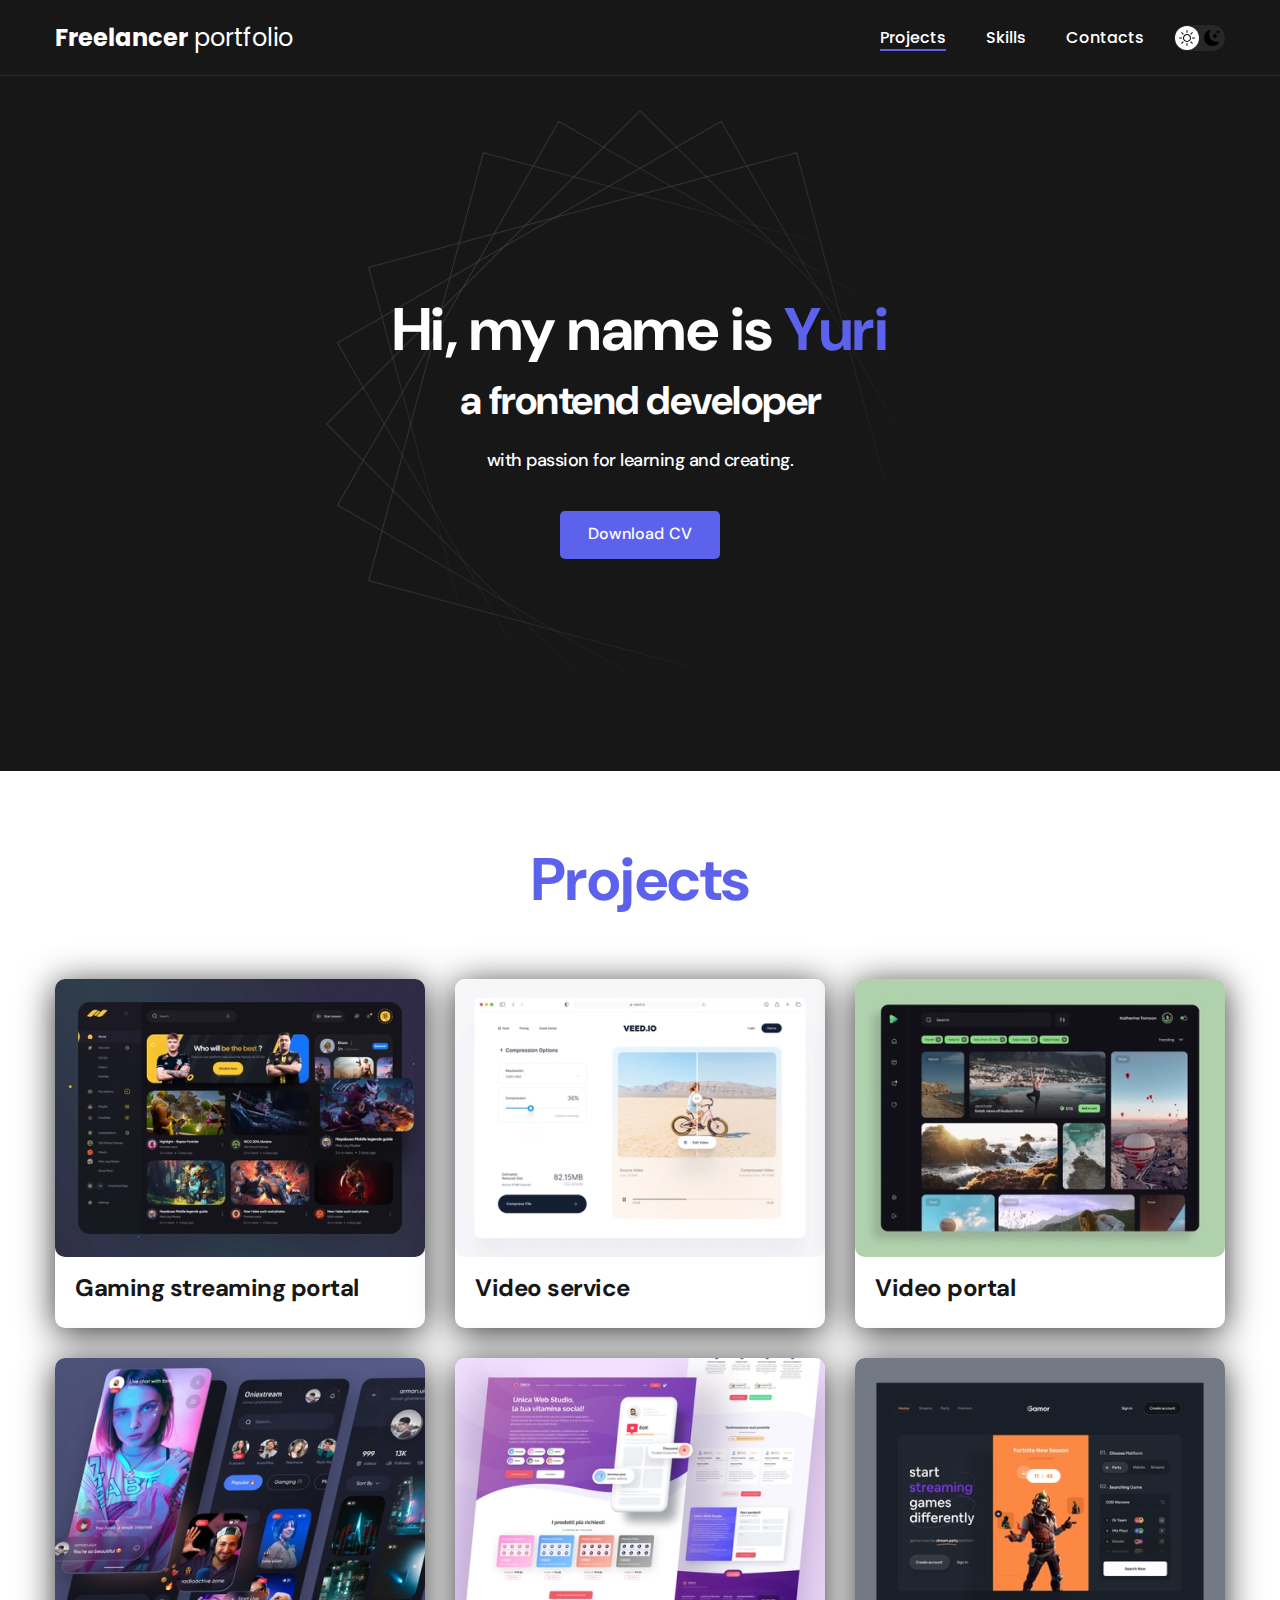
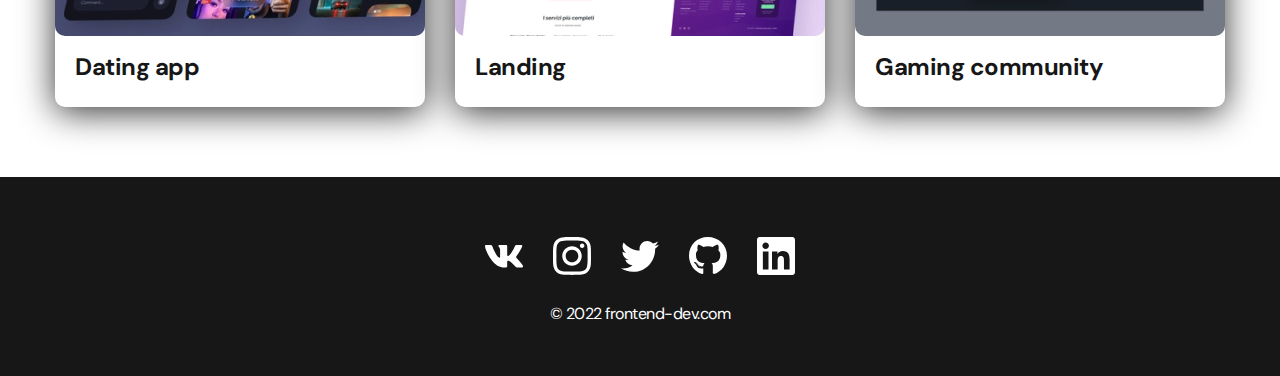
<file: index.html>
<!DOCTYPE html>
<html lang="en">
<head>
  <meta charset="UTF-8">
  <meta name="viewport" content="width=device-width, initial-scale=1.0">
  <title>Freelancer portfolio</title>
  <link rel="stylesheet" href="./css/main.css">
</head>
<body>
  <nav class="nav">
   <div class="container">
    <div class="nav-row">
      <a class="logo" href="./index.html"><strong>Freelancer</strong> portfolio</a>

        <button class="dark-mode-btn">
          <img src="./img/icons/sun.svg" alt="light mode" class="dark-mode-btn__icon">
          <img src="./img/icons/moon.svg" alt="dark mode" class="dark-mode-btn__icon">
        </button>

      <ul class="nav-list">
        <li class="nav-list__item"><a href="./index.html" class="nav-list__link nav-list__link--active">Projects</a></li>
        <li class="nav-list__item"><a href="./skils.html" class="nav-list__link">Skills</a></li>
        <li class="nav-list__item"><a href="./contacts.html" class="nav-list__link">Contacts</a></li>
      </ul>

    </div>
   </div>
  </nav>

  <header class="header">
    <div class="header-wrapper">
      <h1 class="header__title">
        <strong>Hi, my name is <em>Yuri</em></strong><br>
         a frontend developer
      </h1>
      <div class="header__text">
        <p>with passion for learning and creating.</p>
      </div>
      <a href="#" class="button">Download CV</a>
    </div>
  </header>

  <main class="section">
    <div class="container">
      <h2 class="title-1">Projects</h2>
      <ul class="projects">
        <li class="project">
          <a href="./project-page 1.html">
          <img class="project__img" src="./img/projects/01.jpg" alt="Project img" >
          <h3 class="project__title">Gaming streaming portal</h3>
          </a>
        </li>
        <li class="project">
          <a href="./project-page 2.html">
          <img class="project__img" src="./img/projects/02.jpg" alt="Project img" >
          <h3 class="project__title">Video service</h3>
          </a>
        </li>
        <li class="project">
          <a href="./project-page.html">
          <img class="project__img" src="./img/projects/03.jpg" alt="Project img" >
          <h3 class="project__title">Video portal</h3>
          </a>
        </li>
        <li class="project">
          <a href="project-page.html">
          <img class="project__img" src="./img/projects/04.jpg" alt="Project img" >
          <h3 class="project__title">Dating app</h3>
          </a>
        </li>
        <li class="project">
          <a href="project-page.html">
          <img class="project__img" src="./img/projects/05.jpg" alt="Project img" >
          <h3 class="project__title">Landing</h3>
          </a>
        </li>
        <li class="project">
          <a href="project-page.html"></a>
          <img class="project__img" src="./img/projects/06.jpg" alt="Project img" >
          <h3 class="project__title">Gaming community</h3>
          </a>
        </li>
      </ul>
    </div>
  </main>

  <footer class="footer">
    <div class="container">
      <div class="footer__wrapper">
      <ul class="sotial">
        <li class="sotial__item">
          <a href="#!"><img src="./img/icons/vk.svg" alt="link"></a>
        </li>
        <li class="sotial__item">
          <a href="#!"><img src="./img/icons/instagram.svg" alt="link"></a>
        </li>
        <li class="sotial__item">
          <a href="#!"><img src="./img/icons/twitter.svg" alt="link"></a>
        </li>
        <li class="sotial__item">
          <a href="#!"><img src="./img/icons/gitHub.svg" alt="link"></a>
        </li>
        <li class="sotial__item">
          <a href="#!"><img src="./img/icons/linkedIn.svg" alt="link"></a>
        </li>
      </ul>
      <div class="copiright">
        <p>© 2022 frontend-dev.com</p>
      </div>
      </div>
    </div>
  </footer>

  <script src="./js/main.js"></script>

</body>

</html>
</file>
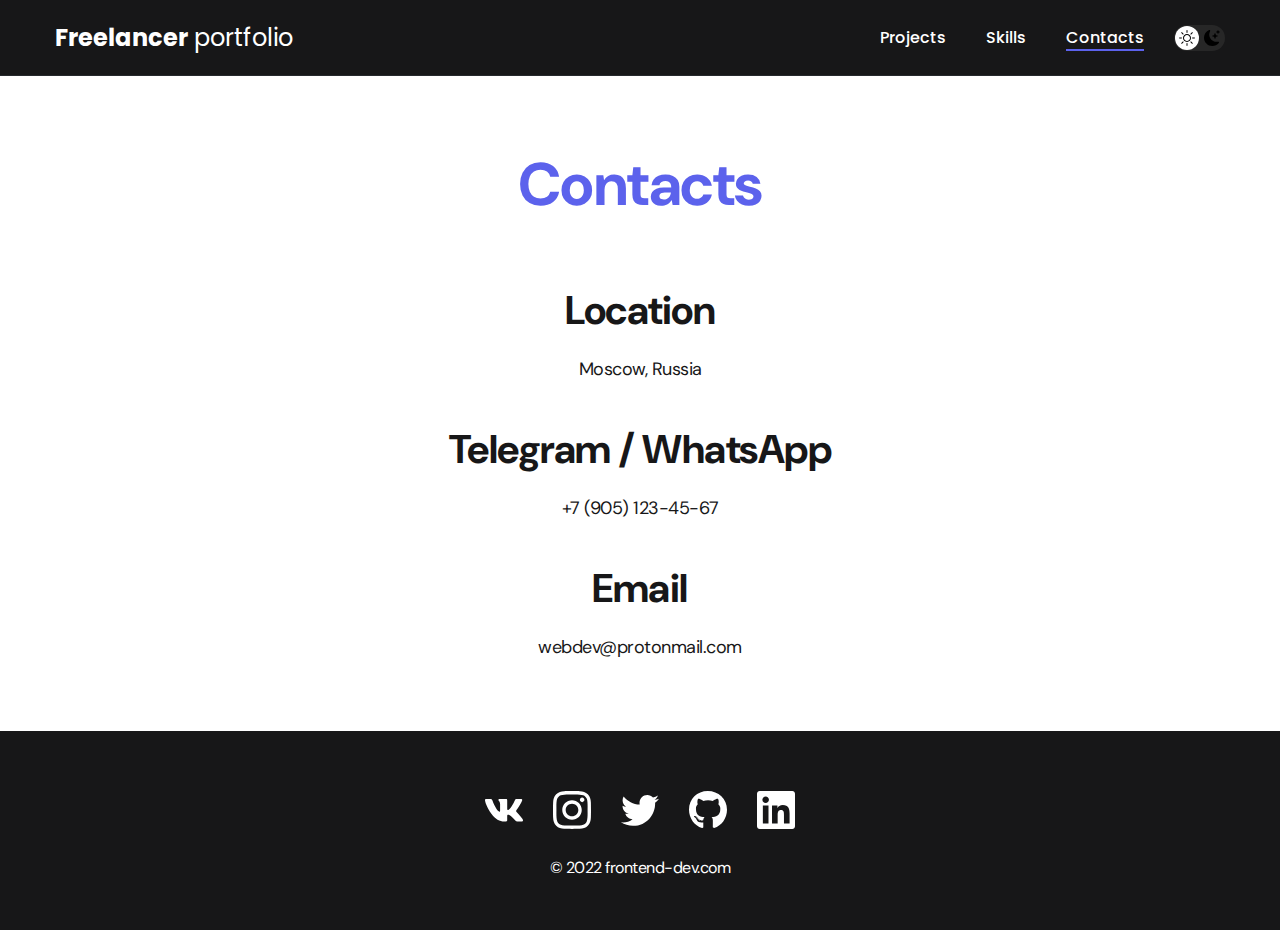
<file: contacts.html>
<!DOCTYPE html>
<html lang="en">
<head>
  <meta charset="UTF-8">
  <meta name="viewport" content="width=device-width, initial-scale=1.0">
  <title>Freelancer portfolio</title>
  <link rel="stylesheet" href="./css/main.css">
</head>
<body>
<div class="big-container">
  <nav class="nav">
   <div class="container">
    <div class="nav-row">
      <a class="logo" href="./index.html"><strong>Freelancer</strong> portfolio</a>
      
      <button class="dark-mode-btn">
        <img src="./img/icons/sun.svg" alt="light mode" class="dark-mode-btn__icon">
        <img src="./img/icons/moon.svg" alt="dark mode" class="dark-mode-btn__icon">
      </button>

      <ul class="nav-list">
        <li class="nav-list__item"><a href="./index.html" class="nav-list__link">Projects</a></li>
        <li class="nav-list__item"><a href="./skils.html" class="nav-list__link">Skills</a></li>
        <li class="nav-list__item"><a href="./contacts.html" class="nav-list__link nav-list__link--active">Contacts</a></li>
      </ul>
    </div>
   </div>
  </nav>

  <main class="section">
    <div class="container">
      <h1 class="title-1">Contacts</h1>
      <ul class="content-list">
        <li class="content-list__item">
          <h2 class="title2">Location</h2>
          <p>Moscow, Russia</p>
        </li>
        <li class="content-list__item">
          <h2 class="title2">Telegram / WhatsApp</h2>
          <p>+7 (905) 123-45-67</p>
        </li>
        <li class="content-list__item">
          <h2 class="title2">Email</h2>
          <p>webdev@protonmail.com</p>
        </li>
      </ul>
    </div>
  </main>

  <footer class="footer">
    <div class="container">
      <div class="footer__wrapper">
      <ul class="sotial">
        <li class="sotial__item">
          <a href="#!"><img src="./img/icons/vk.svg" alt="link"></a>
        </li>
        <li class="sotial__item">
          <a href="#!"><img src="./img/icons/instagram.svg" alt="link"></a>
        </li>
        <li class="sotial__item">
          <a href="#!"><img src="./img/icons/twitter.svg" alt="link"></a>
        </li>
        <li class="sotial__item">
          <a href="#!"><img src="./img/icons/gitHub.svg" alt="link"></a>
        </li>
        <li class="sotial__item">
          <a href="#!"><img src="./img/icons/linkedIn.svg" alt="link"></a>
        </li>
      </ul>
      <div class="copiright">
        <p>© 2022 frontend-dev.com</p>
      </div>
      </div>
    </div>
  </footer>
</div>

<script src="./js/main.js"></script>
</body>
</file>
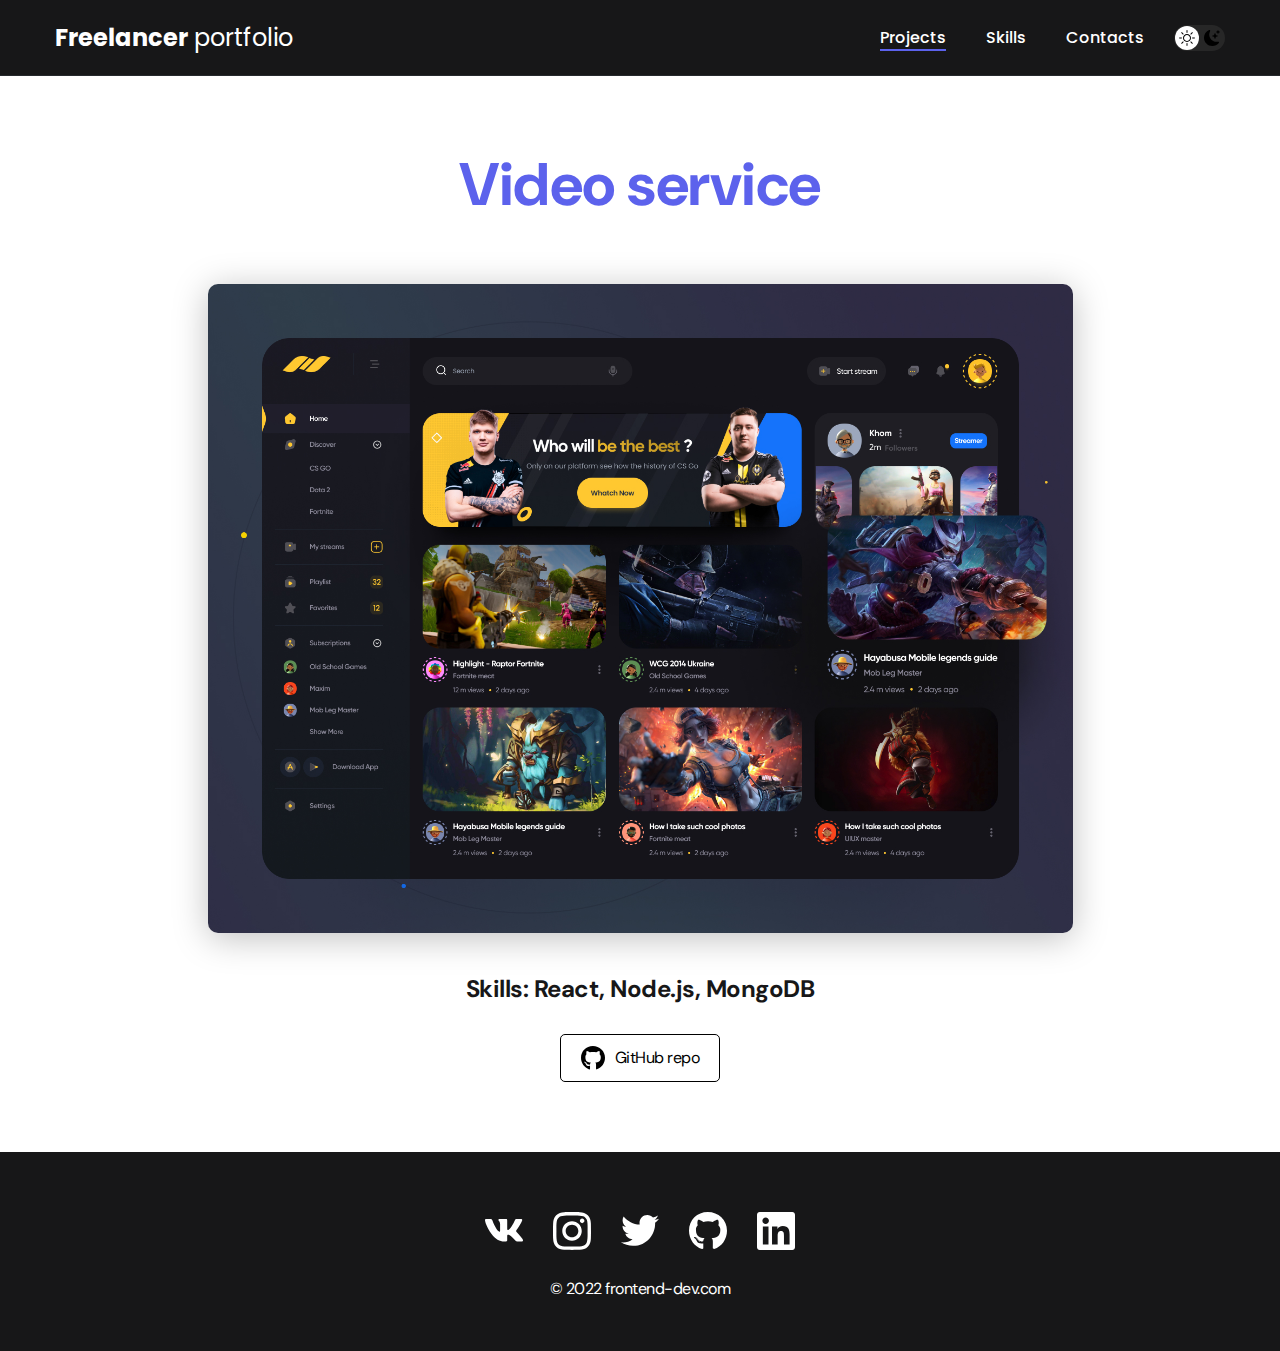
<file: project-page 1.html>
<!DOCTYPE html>
<html lang="en">
<head>
  <meta charset="UTF-8">
  <meta name="viewport" content="width=device-width, initial-scale=1.0">
  <title>Freelancer portfolio</title>
  <link rel="stylesheet" href="./css/main.css">
</head>
<body>
  <nav class="nav">
   <div class="container">
    <div class="nav-row">
      <a class="logo" href="./index.html"><strong>Freelancer</strong> portfolio</a>

      
      <button class="dark-mode-btn">
        <img src="./img/icons/sun.svg" alt="light mode" class="dark-mode-btn__icon">
        <img src="./img/icons/moon.svg" alt="dark mode" class="dark-mode-btn__icon">
      </button>

      <ul class="nav-list">
        <li class="nav-list__item"><a href="./index.html" class="nav-list__link nav-list__link--active">Projects</a></li>
        <li class="nav-list__item"><a href="./skils.html" class="nav-list__link">Skills</a></li>
        <li class="nav-list__item"><a href="./contacts.html" class="nav-list__link">Contacts</a></li>
      </ul>
    </div>
   </div>
  </nav>

  <main class="section">
    <div class="container">
      <div class="project-details">

      <h1 class="title-1">Video service</h1>
      <img src="./img/projects/01-big.jpg" alt="#" class="project-details__cover">
      <div class="project-details__desk">
        <p>Skills: React, Node.js, MongoDB</p>
      </div>
      <a class="btn-outline">
        <img src="./img/icons/gitHub-black.svg" alt="#">
        GitHub repo
      </a>

      </div>
    </div>
  </main>

  <footer class="footer">
    <div class="container">
      <div class="footer__wrapper">
      <ul class="sotial">
        <li class="sotial__item">
          <a href="#!"><img src="./img/icons/vk.svg" alt="link"></a>
        </li>
        <li class="sotial__item">
          <a href="#!"><img src="./img/icons/instagram.svg" alt="link"></a>
        </li>
        <li class="sotial__item">
          <a href="#!"><img src="./img/icons/twitter.svg" alt="link"></a>
        </li>
        <li class="sotial__item">
          <a href="#!"><img src="./img/icons/gitHub.svg" alt="link"></a>
        </li>
        <li class="sotial__item">
          <a href="#!"><img src="./img/icons/linkedIn.svg" alt="link"></a>
        </li>
      </ul>
      <div class="copiright">
        <p>© 2022 frontend-dev.com</p>
      </div>
      </div>
    </div>
  </footer>

  <script src="./js/main.js"></script>
</body>
</file>
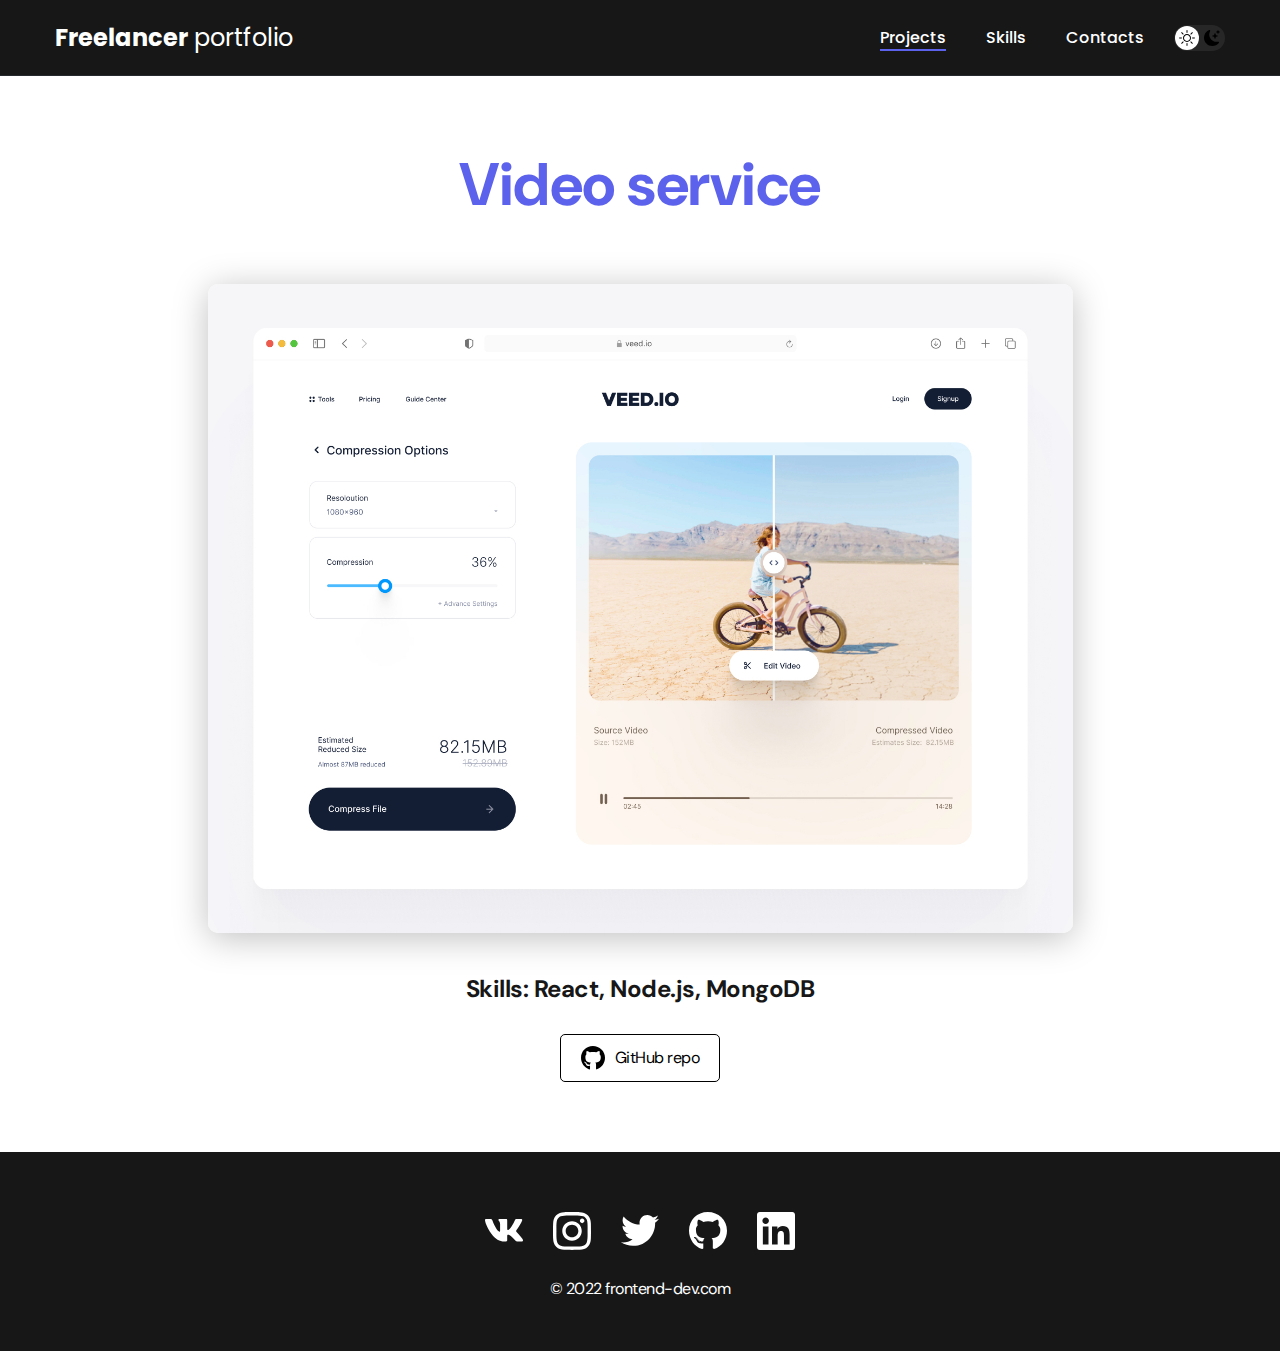
<file: project-page 2.html>
<!DOCTYPE html>
<html lang="en">
<head>
  <meta charset="UTF-8">
  <meta name="viewport" content="width=device-width, initial-scale=1.0">
  <title>Freelancer portfolio</title>
  <link rel="stylesheet" href="./css/main.css">
</head>
<body>
  <nav class="nav">
   <div class="container">
    <div class="nav-row">
      <a class="logo" href="./index.html"><strong>Freelancer</strong> portfolio</a>

      
      <button class="dark-mode-btn">
        <img src="./img/icons/sun.svg" alt="light mode" class="dark-mode-btn__icon">
        <img src="./img/icons/moon.svg" alt="dark mode" class="dark-mode-btn__icon">
      </button>

      <ul class="nav-list">
        <li class="nav-list__item"><a href="./index.html" class="nav-list__link nav-list__link--active">Projects</a></li>
        <li class="nav-list__item"><a href="./skils.html" class="nav-list__link">Skills</a></li>
        <li class="nav-list__item"><a href="./contacts.html" class="nav-list__link">Contacts</a></li>
      </ul>
    </div>
   </div>
  </nav>

  <main class="section">
    <div class="container">
      <div class="project-details">

      <h1 class="title-1">Video service</h1>
      <img src="./img/projects/02-big.jpg" alt="#" class="project-details__cover">
      <div class="project-details__desk">
        <p>Skills: React, Node.js, MongoDB</p>
      </div>
      <a class="btn-outline">
        <img src="./img/icons/gitHub-black.svg" alt="#">
        GitHub repo
      </a>

      </div>
    </div>
  </main>

  <footer class="footer">
    <div class="container">
      <div class="footer__wrapper">
      <ul class="sotial">
        <li class="sotial__item">
          <a href="#!"><img src="./img/icons/vk.svg" alt="link"></a>
        </li>
        <li class="sotial__item">
          <a href="#!"><img src="./img/icons/instagram.svg" alt="link"></a>
        </li>
        <li class="sotial__item">
          <a href="#!"><img src="./img/icons/twitter.svg" alt="link"></a>
        </li>
        <li class="sotial__item">
          <a href="#!"><img src="./img/icons/gitHub.svg" alt="link"></a>
        </li>
        <li class="sotial__item">
          <a href="#!"><img src="./img/icons/linkedIn.svg" alt="link"></a>
        </li>
      </ul>
      <div class="copiright">
        <p>© 2022 frontend-dev.com</p>
      </div>
      </div>
    </div>
  </footer>

  <script src="./js/main.js"></script>
</body>
</file>
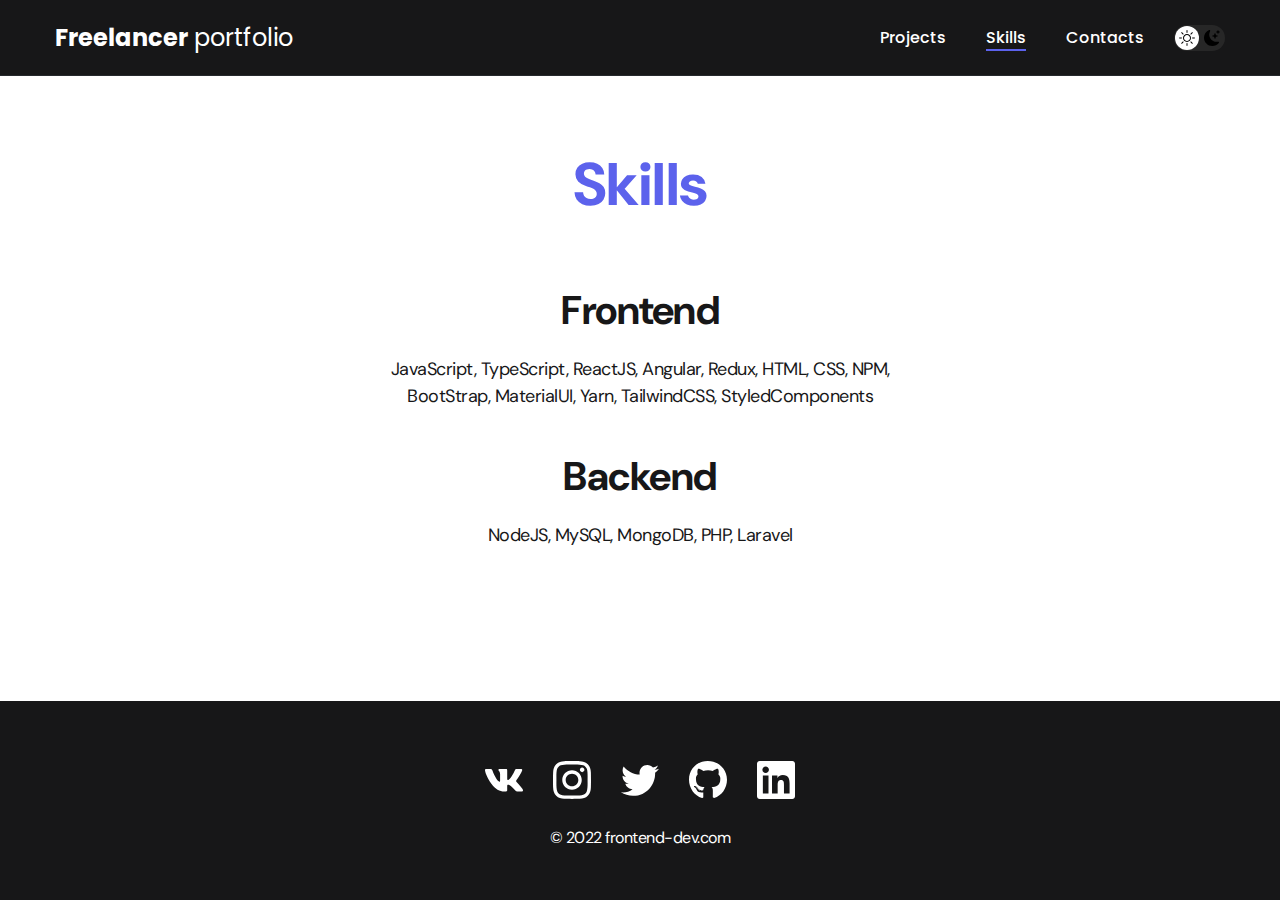
<file: skils.html>
<!DOCTYPE html>
<html lang="en">
<head>
  <meta charset="UTF-8">
  <meta name="viewport" content="width=device-width, initial-scale=1.0">
  <title>Freelancer portfolio</title>
  <link rel="stylesheet" href="./css/main.css">
</head>
<body>

  <nav class="nav">
   <div class="container">
    <div class="nav-row">
      <a class="logo" href="./index.html"><strong>Freelancer</strong> portfolio</a>

      
      <button class="dark-mode-btn">
        <img src="./img/icons/sun.svg" alt="light mode" class="dark-mode-btn__icon">
        <img src="./img/icons/moon.svg" alt="dark mode" class="dark-mode-btn__icon">
      </button>

      <ul class="nav-list">
        <li class="nav-list__item"><a href="./index.html" class="nav-list__link">Projects</a></li>
        <li class="nav-list__item"><a href="./skils.html" class="nav-list__link nav-list__link--active">Skills</a></li>
        <li class="nav-list__item"><a href="./contacts.html" class="nav-list__link">Contacts</a></li>
      </ul>
    </div>
   </div>
  </nav>

  <main class="section">
    <div class="container">
      <h1 class="title-1">Skills</h1>
      <ul class="content-list">
        <li class="content-list__item">
          <h2 class="title2">Frontend</h2>
          <p>JavaScript, TypeScript, ReactJS, Angular, Redux, HTML, CSS, NPM, BootStrap, MaterialUI, Yarn, TailwindCSS, StyledComponents</p>
        </li>
        <li class="content-list__item">
          <h2 class="title2">Backend</h2>
          <p>NodeJS, MySQL, MongoDB, PHP, Laravel</p>
        </li>
      </ul>
    </div>
  </main>

  <footer class="footer">
    <div class="container">
      <div class="footer__wrapper">
      <ul class="sotial">
        <li class="sotial__item">
          <a href="#!"><img src="./img/icons/vk.svg" alt="link"></a>
        </li>
        <li class="sotial__item">
          <a href="#!"><img src="./img/icons/instagram.svg" alt="link"></a>
        </li>
        <li class="sotial__item">
          <a href="#!"><img src="./img/icons/twitter.svg" alt="link"></a>
        </li>
        <li class="sotial__item">
          <a href="#!"><img src="./img/icons/gitHub.svg" alt="link"></a>
        </li>
        <li class="sotial__item">
          <a href="#!"><img src="./img/icons/linkedIn.svg" alt="link"></a>
        </li>
      </ul>
      <div class="copiright">
        <p>© 2022 frontend-dev.com</p>
      </div>
      </div>
    </div>
  </footer>

  <script src="./js/main.js"></script>
</body>
</file>
<file: css/main.css>
@import "./reset.css";

@import url('https://fonts.googleapis.com/css2?family=DM+Sans:opsz,wght@9..40,400;9..40,500;9..40,700&family=EB+Garamond:ital,wght@0,500;1,800&family=Inter:wght@400;700&family=Merriweather:ital,wght@1,300&family=Montserrat:wght@300;700&family=Open+Sans:wght@300;400;600;700&family=Poppins:wght@400;500;700&family=Raleway:wght@700&family=Righteous&family=Roboto&family=Urbanist:wght@500;600&display=swap');



/* font-family: 'Poppins', sans-serif;
font-family: 'DM Sans', sans-serif; */

:root {
  --black: #171718;
  --black-border: #26292D;
  --white: #fff;
  --purple: #5C62EC;

  --dark-bg: var(--black);
  --dark-border: var(--black-border);
  --header-text: var(--white);
  --accent: var(--purple);
  --text-color: var(--black);

  /* Light mode */
  --page-bg: var(--white);
  --text-color: var(--black);

  --project-card-bg: var(--white);
  --project-card-text: var(--black);

  --box-shadow: 0px 5px 35px 0px rgba(0, 0, 0, 0.8);

}

.dark {
 /* Dark mode */
 --page-bg: #252526;
 --text-color: var(--white);
 --project-card-bg: var(--black);
 --project-card-text: var(--white);
}


html, body {
  font-family: 'DM Sans', sans-serif;
  letter-spacing: -0.5px;
  min-height: 100vh;
  display: flex;
  flex-direction: column;

  background-color: var(--page-bg);
  color: var(--text-color);
}

.container {
  margin: 0 auto;
  padding: 0 15px;
 max-width: 1200px;
}

.section {
padding: 70px 0;
}

.title-1 {
margin-bottom: 60px;
font-size: 60px;
font-weight: 700;
line-height: 1.3;
color: var(--accent);
text-align: center;
}

.title2 {
  /* color: #171718; */
  text-align: center;
  font-size: 40px;
  font-weight: 700;
  line-height: 1.3; 
  letter-spacing: -0.5px;
  margin-bottom: 20px;
}



/* Nav */
.nav {
  border-bottom: 1px solid #26292D;
  padding: 20px 0;
  background: var(--dark-bg);
  color: var(--header-text);
  letter-spacing: normal;
}

.nav-row {
  display: flex;
  justify-content: flex-end;
  align-items: center;
  column-gap: 30px;
  row-gap: 20px;
  flex-wrap: wrap;
}

.logo {
  color: var(--header-text);
  font-size: 24px;
  font-family: 'Poppins', sans-serif;
  margin-right: auto;
}

.logo strong {
  font-weight: 700;
}

.nav-list {
display: flex;
align-items: center;
column-gap: 40px;
font-size: 16px;
font-weight: 500;
font-family: 'Poppins', sans-serif;
}

.nav-list__link {
color: var(--header-text);
}

.nav-list__link:hover {
  opacity: 0.8;
  transition: opacity 0.2s ease-in;
}

.nav-list__link--active {
position: relative;
}

.nav-list__link--active::before {
content: "";
display: block;
height: 2px;
width: 100%;
background-color: var(--accent);
position: absolute;
left: 0;
top: 100%;
}

/* Dark mode btn */

.dark-mode-btn {
  position: relative;
display: flex;
justify-content: space-between;
width: 51px;
height: 26px;
border-radius: 50px;
background-color: #272727;
padding: 5px;
order: 9;
}

.dark-mode-btn::before {
  content: "";
  display: block;
  width: 24px;
  height: 24px;
  border-radius: 50%;
  background-color: var(--white);

  position: absolute;
  top: 1px;
  left: 1px;
  transition: left 0.2s ease-in;
}

.dark-mode-btn--active::before {
  left: 26px;
}

.dark-mode-btn__icon {
  position: relative;
  z-index: 9;
}


/* Header */

.header {
display: flex;
justify-content: center;
align-items: center;

background-color: var(--dark-bg);
background-image: url(../img/header-bg.png);
background-repeat: no-repeat;
background-size: auto;
background-position: center center;

color: var(--header-text);
min-height: 695px;
padding: 40px 0;
text-align: center;
}

.header-wrapper {
max-width: 660px;
padding: 0 15px;
}

.header__title {
  margin-bottom: 20px;
font-size: 40px;
font-weight: 700;
line-height: 1.4;
}

.header__title strong {
  font-size: 60px;
  font-weight: 700;
}

.header__title em {
  color: var(--accent);
  font-style: normal;
}

.header__text {
  margin-bottom: 40px;
  font-size: 18px;
  font-style: normal;
  font-weight: 500;
  line-height: 1.333;
}

.header__text p + p {
  margin-top: 0.5em;
}


.button {
  display: inline-block;
  color: var(--white);
  background-color: var(--accent);
  height: 48px;
  padding: 12px 28px;
  border-radius: 5px;
  letter-spacing: 0.15px;
  font-size: 16px;
  font-weight: 500;
  transition: opasity 0.2s ease-in;
}

.button:hover {
  opacity: 0.8;
}

.button:active {
  position: relative;
  left: 0;
  top: 2px;
}

/* Projects */

.projects {
display: flex;
flex-wrap: wrap;
column-gap: 30px;
row-gap: 30px;
justify-content: center;
}

.project {
max-width: 370px;
background-color: var(--project-card-bg);
box-shadow: var(--box-shadow);
border-radius: 10px;
}

.project__img {
border-radius: 10px;
}

.project__title {
padding: 15px 20px 25px;
font-size: 24px;
font-weight: 700;
line-height: 1.3;
color: var(--project-card-text);
}

/* Project details */

.project-details {
max-width: 865px;
margin: 0 auto;

display: flex;
flex-direction: column;
align-items: center;
}

.project-details__cover {
max-width: 100%;
margin-bottom: 40px;
box-shadow: 0px 5px 35px 0px rgba(0, 0, 0, 0.25);
border-radius: 10px;
}

.project-details__desk {
font-size: 24px;
font-weight: 700;
line-height: 1.3; 
margin-bottom: 30px;
text-align: center;
}

.btn-outline {
  height: 48px;
  border-radius: 5px;
  padding: 12px 20px;
  border: 1px solid #000;
  color: #000;
  background-color: var(--white);

  display: flex;
  column-gap: 10px;
  align-items: center;
  transition: opacity 0.2s ease-in;
  cursor: pointer;
}
.btn-outline:hover {
opacity: 0.8;
}

.btn-outline:active {
  position: relative;
  left: 0;
  top: 1px;
}

/* Skils */

.content-list {
margin: 0 auto;
max-width: 570px;
display: flex;
flex-direction: column;
align-items: center;
text-align: center;
row-gap: 40px;
}

.content-list__item {
  /* color: #171718; */
  text-align: center;
  font-size: 18px;
  font-weight: 400;
  line-height: 1.5;
  letter-spacing: -0.5px;
}

.content-list__item p + p {
margin-top: 0.5em;
}


/* Footer */

.footer {
  margin-top: auto;
background-color: var(--dark-bg);
padding: 60px 0 50px;
color: var(--header-text);
}

.footer__wrapper {
  display: flex;
  flex-direction: column;
  align-items: center;
  row-gap: 27px;
}

.sotial {
display: flex;
column-gap: 30px;
align-items: center;
}

.sotial__item p + p {
margin-top: 0.5em;
}

.copiright {
  font-size: 16px;
  font-weight: 400;
  line-height: 1.5;
}


@media (max-width: 620px) {

.header {
  min-height: unset;
}

.header__title {
  font-size: 30px;
}
.header__title strong {
  font-size: 40px;
}

.section {
  padding: 40px;
}

.title-1 {
  font-size: 40px;
  margin-bottom: 30px;
}

.project__title {
  font-size: 22px;
}

.footer {
  padding: 40px 0 30px;
}

.footer__wrapper {
  row-gap: 20px;
}

.sotial {
column-gap: 20px;
}

.sotial__item {
  width: 20px;
}

.title2 {
  margin-bottom: 10px;
  font-size: 30px;
}

.content-list {
  row-gap: 20px;
}

.content-list__item {
  font-size: 16px;
}

.project-details__desk {
  font-size: 22px;
  margin-bottom: 20px;
}

/* nav */
.nav-row {
  justify-content: space-between;
}

.dark-mode-btn {
  order: 0;
}

}
</file>
